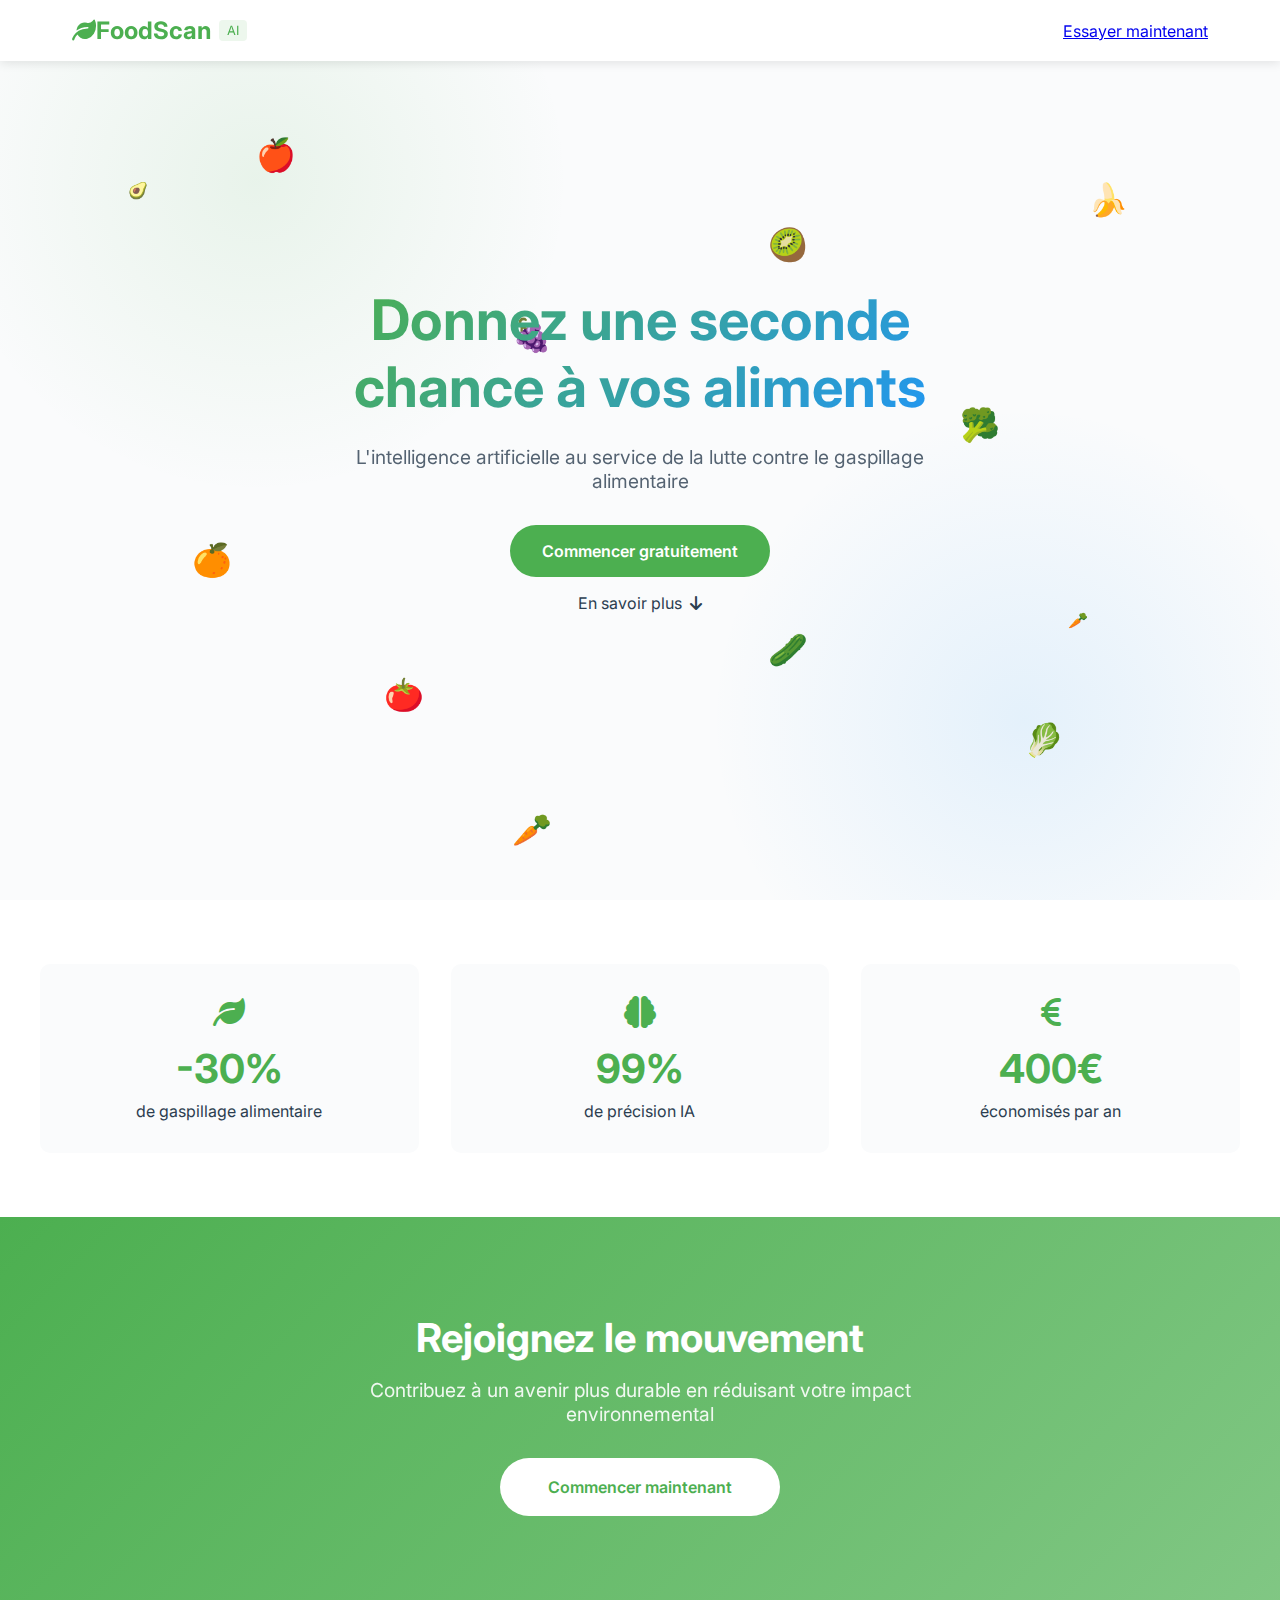
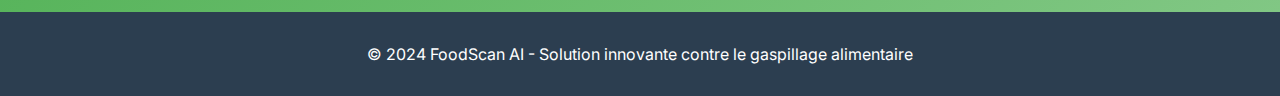
<file: index.html>
<!DOCTYPE html>
<html lang="fr">
<head>
    <meta charset="UTF-8">
    <meta name="viewport" content="width=device-width, initial-scale=1.0">
    <title>FoodScan AI - Réduisons le gaspillage alimentaire</title>
    <link rel="icon" href="./image/pngegg.png"/>
    <link href="https://fonts.googleapis.com/css2?family=Inter:wght@400;600;700&display=swap" rel="stylesheet">
    <link rel="stylesheet" href="https://cdnjs.cloudflare.com/ajax/libs/font-awesome/6.0.0/css/all.min.css">
    <link rel="stylesheet" href="css/style_landing.css">
</head>
<body>
    <nav>
        <div class="nav-content">
            <div class="logo">
                <span class="logo-text"><i class="fas fa-leaf"></i>FoodScan</span>
                <span class="ai-badge">AI</span>
            </div>
            <a href="scanner.html" class="try-button">Essayer maintenant</a>
        </div>
    </nav>

    <main>
        <section class="hero">
            <div class="hero-content">
                <h1>Donnez une seconde chance à vos aliments</h1>
                <p>L'intelligence artificielle au service de la lutte contre le gaspillage alimentaire</p>
                <div class="cta-group">
                    <a href="scanner.html" class="cta-button">Commencer gratuitement</a>
                    <a href="#impact" class="learn-more">En savoir plus <i class="fas fa-arrow-down"></i></a>
                </div>
            </div>
            <div class="hero-visual">
                <div class="eco-grid"></div>
                <div class="floating-elements">
                    <span style="top: 15%; left: 20%; animation: float 7s ease-in-out infinite;">🍎</span>
                    <span style="top: 45%; left: 75%; animation: floatReverse 8s ease-in-out infinite;">🥦</span>
                    <span style="top: 75%; left: 30%; animation: floatSlow 9s ease-in-out infinite;">🍅</span>
                    <span style="top: 25%; left: 60%; animation: float 6s ease-in-out infinite;">🥝</span>
                    <span style="top: 60%; left: 15%; animation: floatReverse 7s ease-in-out infinite;">🍊</span>
                    <span style="top: 80%; left: 80%; animation: floatSlow 8s ease-in-out infinite;">🥬</span>
                    <span style="top: 35%; left: 40%; animation: float 8s ease-in-out infinite;">🍇</span>
                    <span style="top: 70%; left: 60%; animation: floatReverse 6s ease-in-out infinite;">🥒</span>
                    <span style="top: 20%; left: 85%; animation: floatSlow 7s ease-in-out infinite;">🍌</span>
                    <span style="top: 90%; left: 40%; animation: float 9s ease-in-out infinite;">🥕</span>
                </div>
            </div>
        </section>

        <section id="impact" class="impact">
            <div class="impact-grid">
                <div class="impact-card">
                    <i class="fas fa-leaf"></i>
                    <div class="impact-number">-30%</div>
                    <p>de gaspillage alimentaire</p>
                </div>
                <div class="impact-card">
                    <i class="fas fa-brain"></i>
                    <div class="impact-number">99%</div>
                    <p>de précision IA</p>
                </div>
                <div class="impact-card">
                    <i class="fas fa-euro-sign"></i>
                    <div class="impact-number">400€</div>
                    <p>économisés par an</p>
                </div>
            </div>
        </section>

        <section class="cta-section">
            <h2>Rejoignez le mouvement</h2>
            <p>Contribuez à un avenir plus durable en réduisant votre impact environnemental</p>
            <a href="scanner.html" class="cta-button">Commencer maintenant</a>
        </section>
    </main>

    <footer>
        <div class="footer-content">
            <p>© 2024 FoodScan AI - Solution innovante contre le gaspillage alimentaire</p>
        </div>
    </footer>
</body>
</html>
</file>
<file: css/style_landing.css>
:root {
    --primary: #4CAF50;
    --secondary: #2196F3;
    --accent: #FF9800;
    --background: #FAFBFC;
    --text: #2C3E50;
}

* {
    margin: 0;
    padding: 0;
    box-sizing: border-box;
    font-family: 'Inter', sans-serif;
}

body {
    background: var(--background);
    color: var(--text);
    overflow-x: hidden;
}

/* Navigation */
nav {
    position: fixed;
    width: 100%;
    top: 0;
    background: rgba(255, 255, 255, 0.95);
    backdrop-filter: blur(10px);
    z-index: 100;
    padding: 1rem;
    box-shadow: 0 2px 10px rgba(0, 0, 0, 0.1);
}

.nav-content {
    max-width: 1200px;
    margin: 0 auto;
    display: flex;
    justify-content: space-between;
    align-items: center;
    padding: 0 2rem;
}

.logo {
    display: flex;
    align-items: center;
    gap: 0.5rem;
}

.logo-text {
    font-size: 1.5rem;
    font-weight: 700;
    color: var(--primary);
}

.ai-badge {
    background: rgba(76, 175, 80, 0.1);
    padding: 0.2rem 0.5rem;
    border-radius: 4px;
    font-size: 0.8rem;
    color: var(--primary);
}

/* Hero Section */
.hero {
    min-height: 100vh;
    display: flex;
    align-items: center;
    padding: 6rem 2rem;
    position: relative;
    overflow: hidden;
}

.hero-content {
    max-width: 600px;
    margin: 0 auto;
    text-align: center;
    z-index: 1;
}

.hero h1 {
    font-size: 3.5rem;
    line-height: 1.2;
    margin-bottom: 1.5rem;
    background: linear-gradient(135deg, var(--primary), var(--secondary));
    -webkit-background-clip: text;
    -webkit-text-fill-color: transparent;
}

.hero p {
    font-size: 1.2rem;
    color: var(--text);
    opacity: 0.8;
    margin-bottom: 2rem;
}

/* Visual Elements */
.eco-grid {
    position: absolute;
    inset: 0;
    background-image: 
        radial-gradient(circle at 20% 20%, rgba(76, 175, 80, 0.1) 0%, transparent 25%),
        radial-gradient(circle at 80% 80%, rgba(33, 150, 243, 0.1) 0%, transparent 25%);
    z-index: 0;
}

/* Ajout des animations d'emojis */
.floating-elements {
    position: absolute;
    inset: 0;
    z-index: 0;
    overflow: hidden;
}

.floating-elements::before {
    content: '🥑';
    position: absolute;
    top: 20%;
    left: 10%;
    animation: float 6s ease-in-out infinite;
}

.floating-elements::after {
    content: '🥕';
    position: absolute;
    bottom: 30%;
    right: 15%;
    animation: float 5s ease-in-out infinite;
}

/* Création de pseudo-éléments supplémentaires avec des emojis */
.floating-elements span {
    position: absolute;
    font-size: 2rem;
}

/* Impact Section */
.impact {
    padding: 4rem 2rem;
    background: white;
}

.impact-grid {
    max-width: 1200px;
    margin: 0 auto;
    display: grid;
    grid-template-columns: repeat(auto-fit, minmax(250px, 1fr));
    gap: 2rem;
}

.impact-card {
    text-align: center;
    padding: 2rem;
    border-radius: 10px;
    background: var(--background);
    transition: transform 0.3s ease;
}

.impact-card:hover {
    transform: translateY(-5px);
}

.impact-card i {
    font-size: 2rem;
    color: var(--primary);
    margin-bottom: 1rem;
}

.impact-number {
    font-size: 2.5rem;
    font-weight: 700;
    color: var(--primary);
    margin-bottom: 0.5rem;
}

/* CTA Buttons */
.cta-group {
    display: flex;
    flex-direction: column;
    align-items: center;
    gap: 1rem;
}

.cta-button {
    background: var(--primary);
    color: white;
    padding: 1rem 2rem;
    border-radius: 50px;
    text-decoration: none;
    font-weight: 600;
    transition: transform 0.3s ease;
}

.cta-button:hover {
    transform: translateY(-2px);
    box-shadow: 0 5px 15px rgba(76, 175, 80, 0.3);
}

.learn-more {
    color: var(--text);
    text-decoration: none;
    display: flex;
    align-items: center;
    gap: 0.5rem;
}

/* CTA Section */
.cta-section {
    background: linear-gradient(135deg, var(--primary), #81C784);
    color: white;
    text-align: center;
    padding: 6rem 2rem; /* Augmenté le padding */
}

.cta-section h2 {
    font-size: 2.5rem;
    margin-bottom: 1rem;
}

.cta-section p {
    font-size: 1.2rem;
    margin-bottom: 1rem; /* Augmenté la marge en bas */
    opacity: 0.9;
    max-width: 600px;
    margin-left: auto;
    margin-right: auto;
}

.cta-section .cta-button {
    background: white;
    color: var(--primary);
    margin-top: 1rem; /* Augmenté la marge en haut */
    display: inline-block;
    padding: 1.2rem 3rem; /* Bouton plus grand */
}

/* Footer */
footer {
    background: var(--text);
    color: white;
    padding: 2rem;
    text-align: center;
}

/* Ajout des keyframes pour différentes animations */
@keyframes float {
    0%, 100% { transform: translateY(0) rotate(0); }
    50% { transform: translateY(-20px) rotate(5deg); }
}

@keyframes floatReverse {
    0%, 100% { transform: translateY(0) rotate(0); }
    50% { transform: translateY(20px) rotate(-5deg); }
}

@keyframes floatSlow {
    0%, 100% { transform: translateY(0) rotate(0); }
    50% { transform: translateY(-30px) rotate(10deg); }
}

/* Responsive Design */
@media (max-width: 768px) {
    .hero h1 {
        font-size: 2.5rem;
    }

    .impact-grid {
        grid-template-columns: 1fr;
    }
}
</file>
